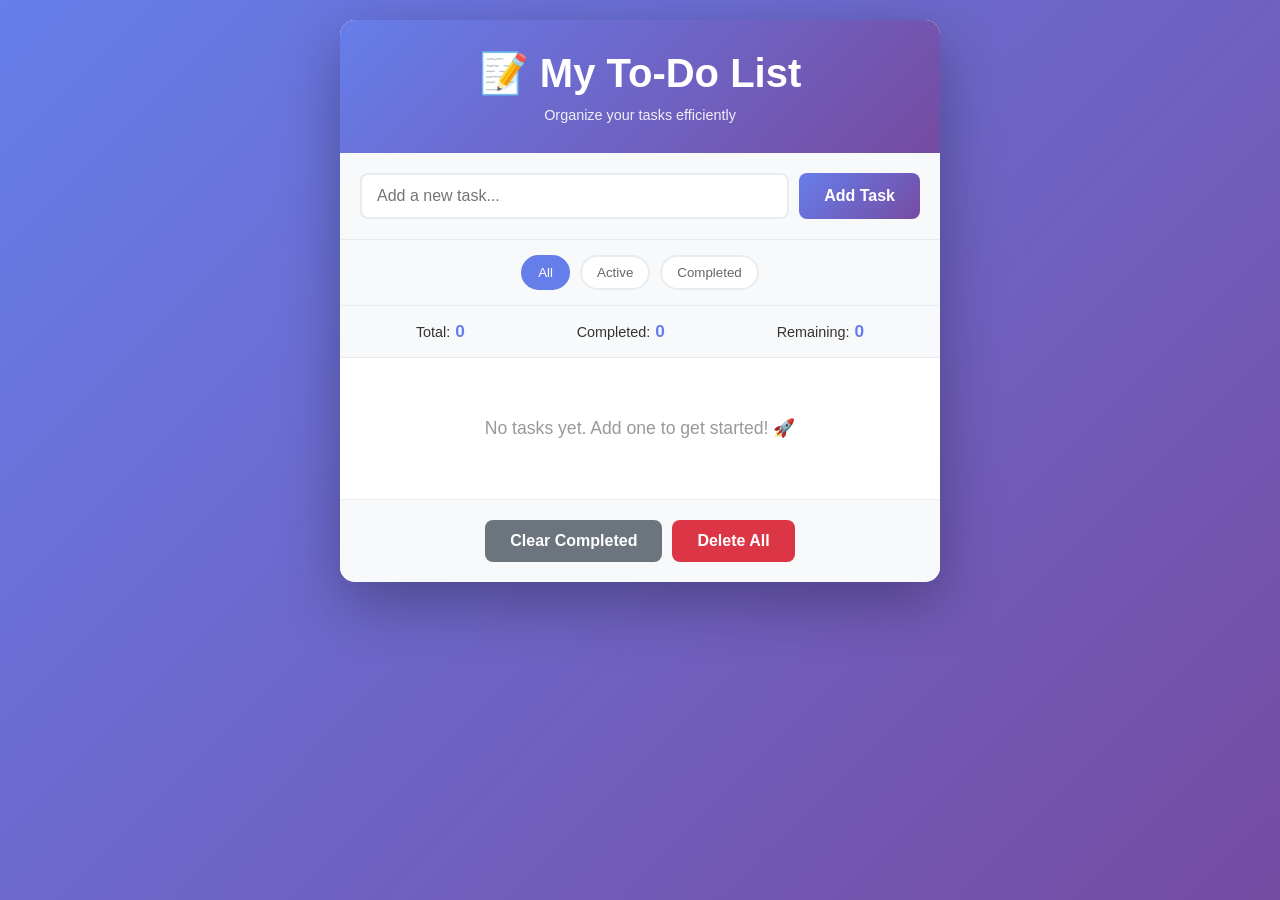
<file: index.html>
<!DOCTYPE html>
<html lang="en">
<head>
    <meta charset="UTF-8">
    <meta name="viewport" content="width=device-width, initial-scale=1.0">
    <title>To-Do List App</title>
    <link rel="stylesheet" href="styles.css">
</head>
<body>
    <div class="container">
        <header>
            <h1>📝 My To-Do List</h1>
            <p class="subtitle">Organize your tasks efficiently</p>
        </header>

        <div class="input-section">
            <input 
                type="text" 
                id="taskInput" 
                placeholder="Add a new task..."
                autocomplete="off"
            >
            <button id="addBtn" class="btn btn-add">Add Task</button>
        </div>

        <div class="filter-section">
            <button class="filter-btn active" data-filter="all">All</button>
            <button class="filter-btn" data-filter="active">Active</button>
            <button class="filter-btn" data-filter="completed">Completed</button>
        </div>

        <div class="stats">
            <span>Total: <strong id="totalTasks">0</strong></span>
            <span>Completed: <strong id="completedTasks">0</strong></span>
            <span>Remaining: <strong id="remainingTasks">0</strong></span>
        </div>

        <ul id="taskList" class="task-list"></ul>

        <div class="empty-state" id="emptyState">
            <p>No tasks yet. Add one to get started! 🚀</p>
        </div>

        <div class="actions">
            <button id="clearCompleted" class="btn btn-secondary">Clear Completed</button>
            <button id="deleteAll" class="btn btn-danger">Delete All</button>
        </div>
    </div>

    <script src="app.js"></script>
</body>
</html>
</file>
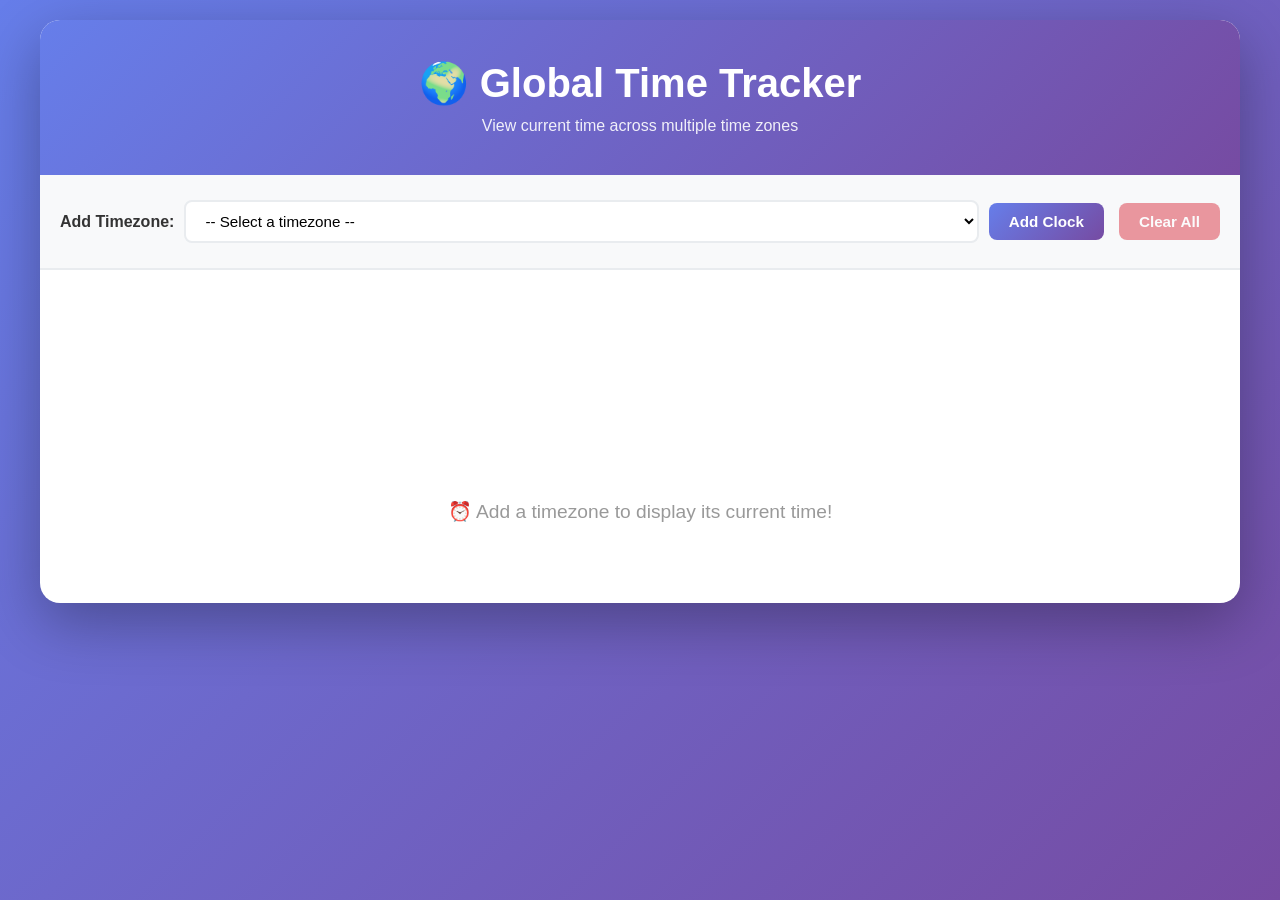
<file: clock.html>
<!DOCTYPE html>
<html lang="en">
<head>
    <meta charset="UTF-8">
    <meta name="viewport" content="width=device-width, initial-scale=1.0">
    <title>Multi-Timezone Digital Clock</title>
    <link rel="stylesheet" href="clock-styles.css">
</head>
<body>
    <div class="clock-container">
        <header>
            <h1>🌍 Global Time Tracker</h1>
            <p class="subtitle">View current time across multiple time zones</p>
        </header>

        <div class="controls">
            <div class="timezone-selector">
                <label for="timezoneInput">Add Timezone:</label>
                <select id="timezoneInput">
                    <option value="">-- Select a timezone --</option>
                    <option value="UTC">UTC (Coordinated Universal Time)</option>
                    <option value="America/New_York">America/New_York (EST/EDT)</option>
                    <option value="America/Chicago">America/Chicago (CST/CDT)</option>
                    <option value="America/Denver">America/Denver (MST/MDT)</option>
                    <option value="America/Los_Angeles">America/Los_Angeles (PST/PDT)</option>
                    <option value="America/Anchorage">America/Anchorage (AKST/AKDT)</option>
                    <option value="Pacific/Honolulu">Pacific/Honolulu (HST)</option>
                    <option value="Europe/London">Europe/London (GMT/BST)</option>
                    <option value="Europe/Paris">Europe/Paris (CET/CEST)</option>
                    <option value="Europe/Berlin">Europe/Berlin (CET/CEST)</option>
                    <option value="Europe/Moscow">Europe/Moscow (MSK)</option>
                    <option value="Asia/Dubai">Asia/Dubai (GST)</option>
                    <option value="Asia/Kolkata">Asia/Kolkata (IST)</option>
                    <option value="Asia/Bangkok">Asia/Bangkok (ICT)</option>
                    <option value="Asia/Hong_Kong">Asia/Hong_Kong (HKT)</option>
                    <option value="Asia/Shanghai">Asia/Shanghai (CST)</option>
                    <option value="Asia/Tokyo">Asia/Tokyo (JST)</option>
                    <option value="Asia/Seoul">Asia/Seoul (KST)</option>
                    <option value="Asia/Singapore">Asia/Singapore (SGT)</option>
                    <option value="Australia/Sydney">Australia/Sydney (AEDT/AEST)</option>
                    <option value="Australia/Melbourne">Australia/Melbourne (AEDT/AEST)</option>
                    <option value="Pacific/Auckland">Pacific/Auckland (NZDT/NZST)</option>
                    <option value="Pacific/Fiji">Pacific/Fiji (FJT)</option>
                    <option value="Brazil/Sao_Paulo">Brazil/Sao_Paulo (BRT/BRST)</option>
                </select>
                <button id="addBtn" class="btn btn-add">Add Clock</button>
            </div>
            <button id="clearAllBtn" class="btn btn-danger">Clear All</button>
        </div>

        <div id="clocksGrid" class="clocks-grid"></div>

        <div class="empty-state" id="emptyState">
            <p>⏰ Add a timezone to display its current time!</p>
        </div>
    </div>

    <script src="clock-app.js"></script>
</body>
</html>
</file>
<file: styles.css>
* {
    margin: 0;
    padding: 0;
    box-sizing: border-box;
}

body {
    font-family: 'Segoe UI', Tahoma, Geneva, Verdana, sans-serif;
    background: linear-gradient(135deg, #667eea 0%, #764ba2 100%);
    min-height: 100vh;
    padding: 20px;
    color: #333;
}

.container {
    max-width: 600px;
    margin: 0 auto;
    background: white;
    border-radius: 15px;
    box-shadow: 0 20px 60px rgba(0, 0, 0, 0.3);
    overflow: hidden;
}

header {
    background: linear-gradient(135deg, #667eea 0%, #764ba2 100%);
    color: white;
    padding: 30px 20px;
    text-align: center;
}

header h1 {
    font-size: 2.5em;
    margin-bottom: 10px;
}

.subtitle {
    font-size: 0.9em;
    opacity: 0.9;
}

.input-section {
    display: flex;
    gap: 10px;
    padding: 20px;
    background: #f8f9fa;
    border-bottom: 1px solid #e9ecef;
}

#taskInput {
    flex: 1;
    padding: 12px 15px;
    border: 2px solid #e9ecef;
    border-radius: 8px;
    font-size: 1em;
    transition: border-color 0.3s;
}

#taskInput:focus {
    outline: none;
    border-color: #667eea;
    background: white;
}

.btn {
    padding: 12px 25px;
    border: none;
    border-radius: 8px;
    font-size: 1em;
    font-weight: 600;
    cursor: pointer;
    transition: all 0.3s;
}

.btn-add {
    background: linear-gradient(135deg, #667eea 0%, #764ba2 100%);
    color: white;
}

.btn-add:hover {
    transform: translateY(-2px);
    box-shadow: 0 5px 15px rgba(102, 126, 234, 0.4);
}

.btn-add:active {
    transform: translateY(0);
}

.filter-section {
    display: flex;
    gap: 10px;
    padding: 15px 20px;
    background: #f8f9fa;
    justify-content: center;
    border-bottom: 1px solid #e9ecef;
}

.filter-btn {
    padding: 8px 15px;
    border: 2px solid #e9ecef;
    background: white;
    border-radius: 20px;
    cursor: pointer;
    font-weight: 500;
    transition: all 0.3s;
    color: #666;
}

.filter-btn:hover {
    border-color: #667eea;
    color: #667eea;
}

.filter-btn.active {
    background: #667eea;
    color: white;
    border-color: #667eea;
}

.stats {
    display: flex;
    justify-content: space-around;
    padding: 15px 20px;
    background: #f8f9fa;
    border-bottom: 1px solid #e9ecef;
    font-size: 0.9em;
}

.stats span {
    display: flex;
    align-items: center;
    gap: 5px;
}

.stats strong {
    color: #667eea;
    font-size: 1.2em;
}

.task-list {
    list-style: none;
    padding: 10px;
    max-height: 400px;
    overflow-y: auto;
}

.task-item {
    display: flex;
    align-items: center;
    gap: 12px;
    padding: 15px;
    background: white;
    border: 1px solid #e9ecef;
    border-radius: 8px;
    margin-bottom: 10px;
    transition: all 0.3s;
    animation: slideIn 0.3s ease;
}

@keyframes slideIn {
    from {
        opacity: 0;
        transform: translateX(-20px);
    }
    to {
        opacity: 1;
        transform: translateX(0);
    }
}

.task-item:hover {
    background: #f8f9fa;
    box-shadow: 0 2px 8px rgba(0, 0, 0, 0.1);
}

.task-item.completed {
    opacity: 0.6;
    background: #f0f0f0;
}

.task-item.completed .task-text {
    text-decoration: line-through;
    color: #999;
}

.checkbox {
    width: 20px;
    height: 20px;
    cursor: pointer;
    accent-color: #667eea;
}

.task-text {
    flex: 1;
    word-break: break-word;
    font-size: 1em;
    color: #333;
}

.delete-btn {
    padding: 6px 12px;
    background: #dc3545;
    color: white;
    border: none;
    border-radius: 6px;
    cursor: pointer;
    font-size: 0.9em;
    transition: all 0.3s;
}

.delete-btn:hover {
    background: #c82333;
    transform: scale(1.05);
}

.empty-state {
    display: none;
    text-align: center;
    padding: 60px 20px;
    color: #999;
    font-size: 1.1em;
}

.empty-state.show {
    display: block;
}

.actions {
    display: flex;
    gap: 10px;
    padding: 20px;
    background: #f8f9fa;
    border-top: 1px solid #e9ecef;
    justify-content: center;
}

.btn-secondary {
    background: #6c757d;
    color: white;
}

.btn-secondary:hover {
    background: #5a6268;
}

.btn-danger {
    background: #dc3545;
    color: white;
}

.btn-danger:hover {
    background: #c82333;
}

.btn:disabled {
    opacity: 0.5;
    cursor: not-allowed;
}

/* Scrollbar styling */
.task-list::-webkit-scrollbar {
    width: 8px;
}

.task-list::-webkit-scrollbar-track {
    background: #f1f1f1;
}

.task-list::-webkit-scrollbar-thumb {
    background: #888;
    border-radius: 4px;
}

.task-list::-webkit-scrollbar-thumb:hover {
    background: #555;
}

/* Responsive Design */
@media (max-width: 500px) {
    header h1 {
        font-size: 2em;
    }

    .input-section {
        flex-direction: column;
    }

    .btn {
        width: 100%;
    }

    .filter-section {
        flex-wrap: wrap;
    }

    .stats {
        flex-direction: column;
        gap: 8px;
    }

    .actions {
        flex-direction: column;
    }
}
</file>
<file: clock-styles.css>
* {
    margin: 0;
    padding: 0;
    box-sizing: border-box;
}

body {
    font-family: 'Segoe UI', Tahoma, Geneva, Verdana, sans-serif;
    background: linear-gradient(135deg, #667eea 0%, #764ba2 100%);
    min-height: 100vh;
    padding: 20px;
    color: #333;
}

.clock-container {
    max-width: 1200px;
    margin: 0 auto;
    background: white;
    border-radius: 20px;
    box-shadow: 0 20px 60px rgba(0, 0, 0, 0.3);
    overflow: hidden;
}

header {
    background: linear-gradient(135deg, #667eea 0%, #764ba2 100%);
    color: white;
    padding: 40px 20px;
    text-align: center;
}

header h1 {
    font-size: 2.5em;
    margin-bottom: 10px;
}

.subtitle {
    font-size: 1em;
    opacity: 0.9;
}

.controls {
    display: flex;
    gap: 15px;
    padding: 25px 20px;
    background: #f8f9fa;
    border-bottom: 2px solid #e9ecef;
    flex-wrap: wrap;
    align-items: center;
    justify-content: space-between;
}

.timezone-selector {
    display: flex;
    gap: 10px;
    align-items: center;
    flex-wrap: wrap;
    flex: 1;
    min-width: 250px;
}

.timezone-selector label {
    font-weight: 600;
    color: #333;
    white-space: nowrap;
}

#timezoneInput {
    padding: 10px 15px;
    border: 2px solid #e9ecef;
    border-radius: 8px;
    font-size: 0.95em;
    background: white;
    cursor: pointer;
    transition: border-color 0.3s;
    flex: 1;
    min-width: 200px;
}

#timezoneInput:focus {
    outline: none;
    border-color: #667eea;
}

.btn {
    padding: 10px 20px;
    border: none;
    border-radius: 8px;
    font-size: 0.95em;
    font-weight: 600;
    cursor: pointer;
    transition: all 0.3s;
    white-space: nowrap;
}

.btn-add {
    background: linear-gradient(135deg, #667eea 0%, #764ba2 100%);
    color: white;
}

.btn-add:hover {
    transform: translateY(-2px);
    box-shadow: 0 5px 15px rgba(102, 126, 234, 0.4);
}

.btn-add:active {
    transform: translateY(0);
}

.btn-danger {
    background: #dc3545;
    color: white;
    padding: 10px 20px;
}

.btn-danger:hover {
    background: #c82333;
    transform: translateY(-2px);
}

.btn-danger:disabled {
    opacity: 0.5;
    cursor: not-allowed;
}

.clocks-grid {
    display: grid;
    grid-template-columns: repeat(auto-fill, minmax(280px, 1fr));
    gap: 20px;
    padding: 30px 20px;
    min-height: 150px;
}

.clock-card {
    background: linear-gradient(135deg, #667eea 0%, #764ba2 100%);
    color: white;
    border-radius: 15px;
    padding: 25px;
    box-shadow: 0 10px 30px rgba(102, 126, 234, 0.3);
    text-align: center;
    animation: slideIn 0.4s ease;
    transition: transform 0.3s, box-shadow 0.3s;
    position: relative;
    overflow: hidden;
}

@keyframes slideIn {
    from {
        opacity: 0;
        transform: translateY(20px);
    }
    to {
        opacity: 1;
        transform: translateY(0);
    }
}

.clock-card::before {
    content: '';
    position: absolute;
    top: 0;
    left: 0;
    right: 0;
    bottom: 0;
    background: radial-gradient(circle at top right, rgba(255,255,255,0.1), transparent);
    pointer-events: none;
}

.clock-card:hover {
    transform: translateY(-5px);
    box-shadow: 0 15px 40px rgba(102, 126, 234, 0.5);
}

.timezone-name {
    font-size: 1.2em;
    font-weight: 700;
    margin-bottom: 15px;
    text-transform: uppercase;
    letter-spacing: 1px;
    position: relative;
    z-index: 1;
}

.time-display {
    font-size: 2.8em;
    font-weight: 300;
    font-family: 'Courier New', monospace;
    letter-spacing: 2px;
    margin: 20px 0;
    background: rgba(255, 255, 255, 0.1);
    padding: 20px;
    border-radius: 10px;
    position: relative;
    z-index: 1;
}

.time-display .period {
    font-size: 0.6em;
    display: block;
    margin-top: 8px;
    font-family: 'Segoe UI', sans-serif;
    letter-spacing: 1px;
}

.date-display {
    font-size: 0.95em;
    opacity: 0.9;
    margin-bottom: 15px;
    position: relative;
    z-index: 1;
}

.timezone-offset {
    font-size: 0.85em;
    opacity: 0.8;
    margin-bottom: 15px;
    position: relative;
    z-index: 1;
}

.remove-btn {
    width: 100%;
    padding: 10px;
    background: rgba(255, 255, 255, 0.2);
    border: 1px solid rgba(255, 255, 255, 0.3);
    color: white;
    border-radius: 8px;
    cursor: pointer;
    font-weight: 600;
    transition: all 0.3s;
    position: relative;
    z-index: 1;
}

.remove-btn:hover {
    background: rgba(255, 0, 0, 0.6);
    border-color: #ff0000;
}

.empty-state {
    display: none;
    text-align: center;
    padding: 80px 20px;
    color: #999;
    font-size: 1.2em;
}

.empty-state.show {
    display: block;
}

/* Different gradient backgrounds for variety */
.clock-card:nth-child(1) {
    background: linear-gradient(135deg, #667eea 0%, #764ba2 100%);
}

.clock-card:nth-child(2) {
    background: linear-gradient(135deg, #f093fb 0%, #f5576c 100%);
}

.clock-card:nth-child(3) {
    background: linear-gradient(135deg, #4facfe 0%, #00f2fe 100%);
}

.clock-card:nth-child(4) {
    background: linear-gradient(135deg, #43e97b 0%, #38f9d7 100%);
}

.clock-card:nth-child(5) {
    background: linear-gradient(135deg, #fa709a 0%, #fee140 100%);
}

.clock-card:nth-child(6) {
    background: linear-gradient(135deg, #30cfd0 0%, #330867 100%);
}

.clock-card:nth-child(n+7) {
    background: linear-gradient(135deg, #667eea 0%, #764ba2 100%);
}

/* Responsive Design */
@media (max-width: 768px) {
    header h1 {
        font-size: 2em;
    }

    .controls {
        flex-direction: column;
        align-items: stretch;
    }

    .timezone-selector {
        flex-direction: column;
        width: 100%;
    }

    #timezoneInput {
        width: 100%;
    }

    .btn-add {
        width: 100%;
    }

    .btn-danger {
        width: 100%;
    }

    .clocks-grid {
        grid-template-columns: 1fr;
    }

    .time-display {
        font-size: 2.2em;
    }
}

@media (max-width: 500px) {
    header h1 {
        font-size: 1.5em;
    }

    .time-display {
        font-size: 1.8em;
        padding: 15px;
    }

    .timezone-name {
        font-size: 1em;
    }
}
</file>
